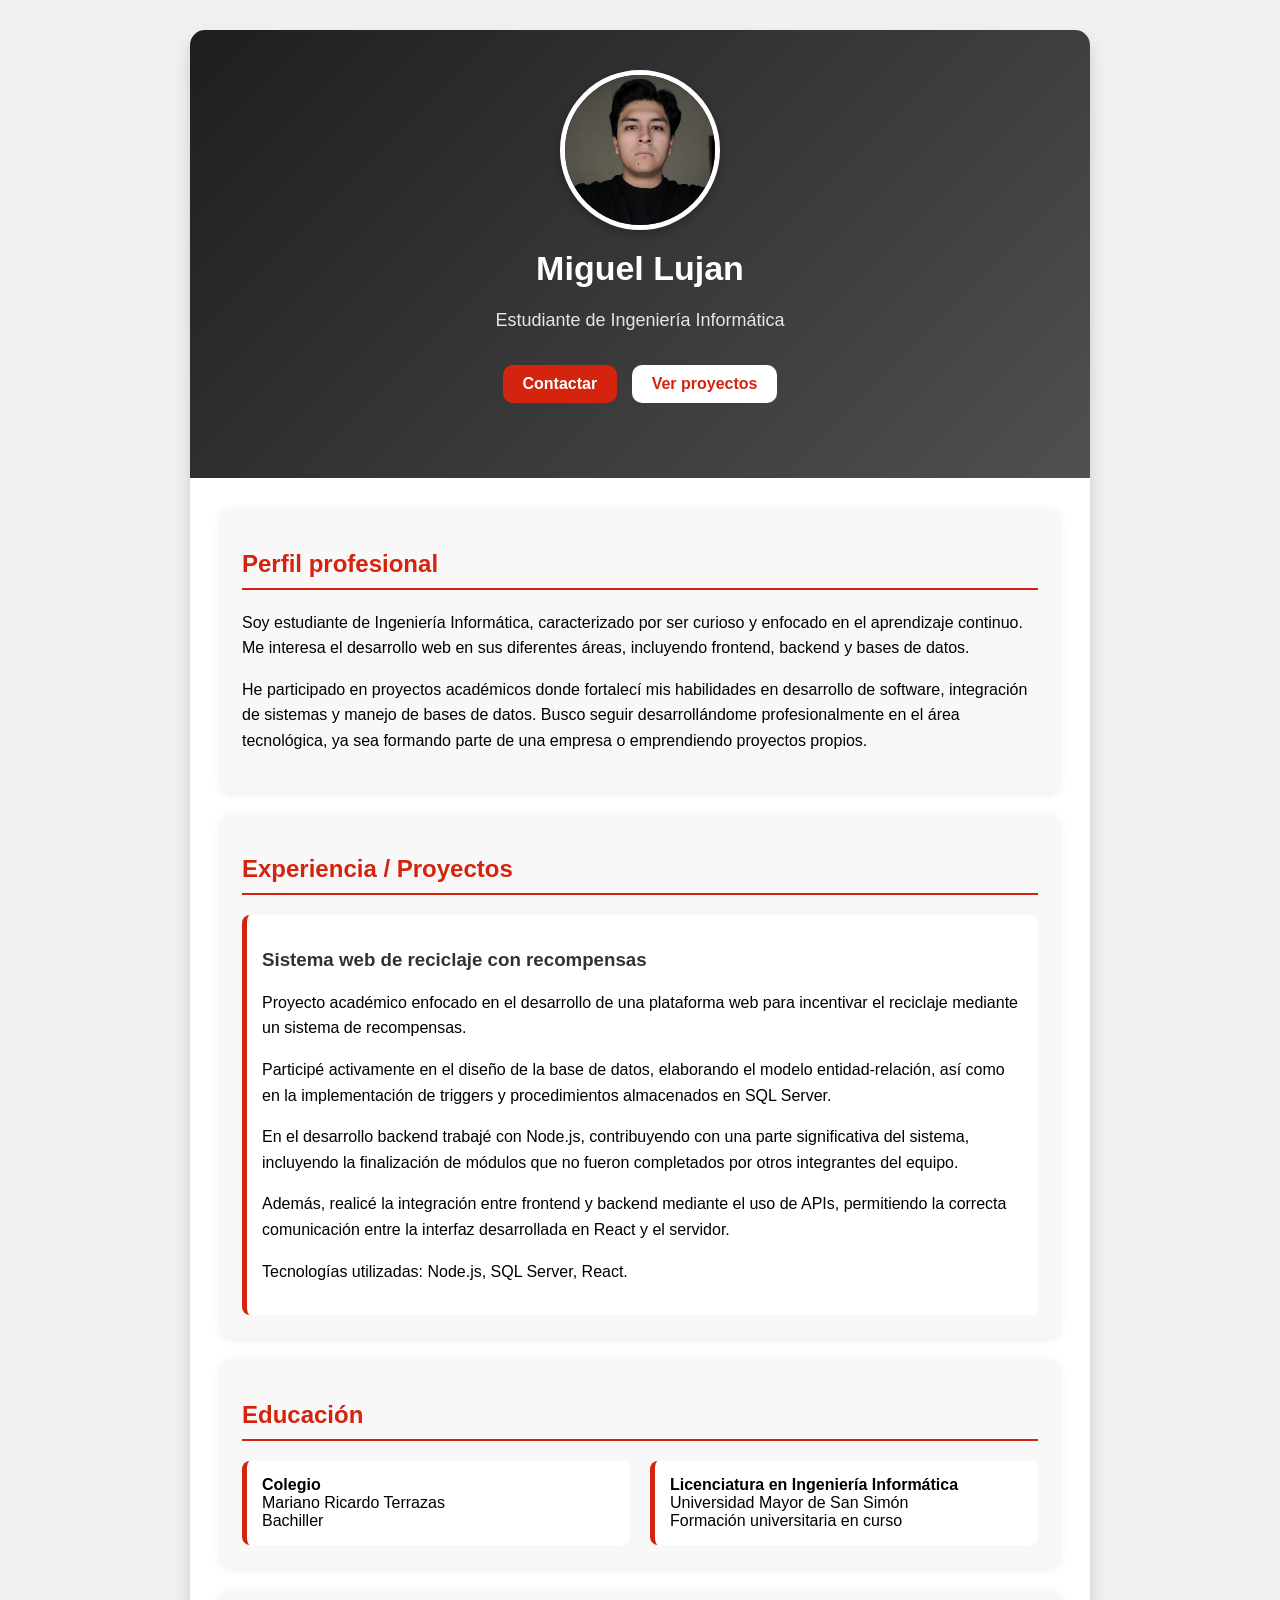
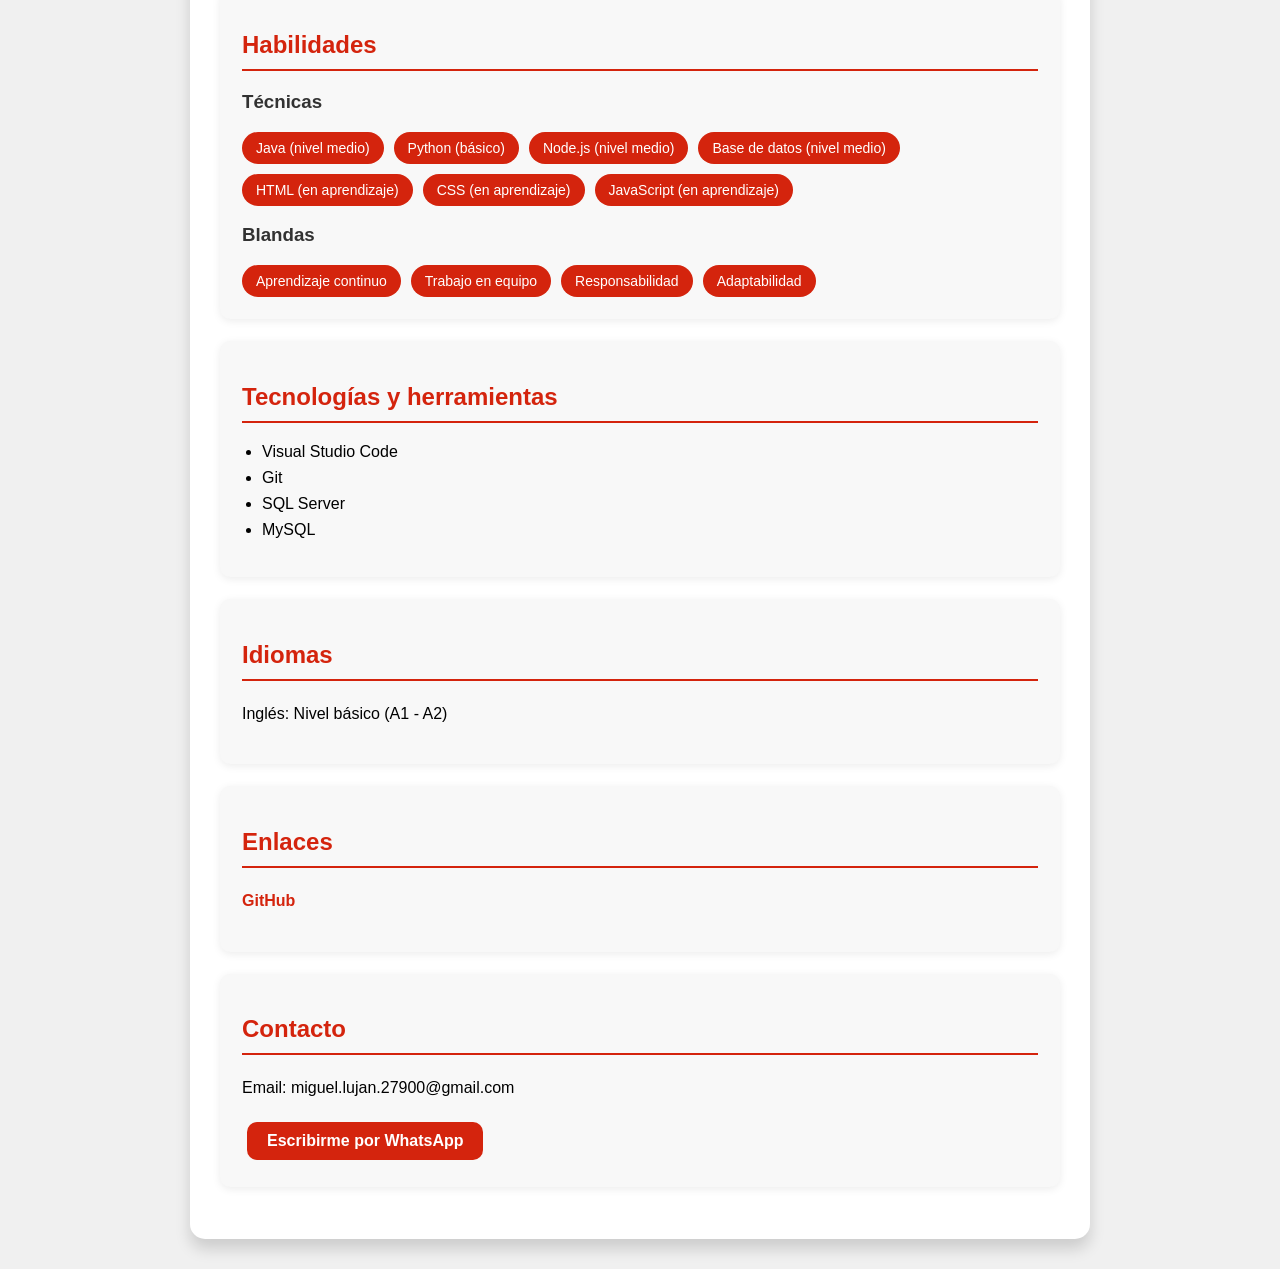
<file: index.html>
<!doctype html>
<html lang="es">
  <head>
    <meta charset="utf-8" />
    <meta name="viewport" content="width=device-width, initial-scale=1.0" />
    <title>Perfil Profesional - Miguel Lujan</title>
    <link rel="stylesheet" href="Estilo.css" />
  </head>

  <body>
    <div class="contenedor">
      <header class="cabecera">
        <div class="cabecera-contenido">
          <img
            src="perfil.jpeg"
            alt="Foto de perfil de Miguel Lujan"
            class="foto-perfil"
          />
          <h1>Miguel Lujan</h1>
          <p class="subtitulo">Estudiante de Ingeniería Informática</p>

          <div class="botones-cabecera">
            <a href="#contacto" class="boton">Contactar</a>
            <a href="#proyectos" class="boton boton-secundario"
              >Ver proyectos</a
            >
          </div>
        </div>
      </header>

      <main class="contenido">
        <section class="tarjeta">
          <h2>Perfil profesional</h2>
          <p>
            Soy estudiante de Ingeniería Informática, caracterizado por ser
            curioso y enfocado en el aprendizaje continuo. Me interesa el
            desarrollo web en sus diferentes áreas, incluyendo frontend, backend
            y bases de datos.
          </p>
          <p>
            He participado en proyectos académicos donde fortalecí mis
            habilidades en desarrollo de software, integración de sistemas y
            manejo de bases de datos. Busco seguir desarrollándome
            profesionalmente en el área tecnológica, ya sea formando parte de
            una empresa o emprendiendo proyectos propios.
          </p>
        </section>

        <section class="tarjeta" id="proyectos">
          <h2>Experiencia / Proyectos</h2>

          <div class="proyectos">
            <article class="proyecto">
              <h3>Sistema web de reciclaje con recompensas</h3>

              <p>
                Proyecto académico enfocado en el desarrollo de una plataforma
                web para incentivar el reciclaje mediante un sistema de
                recompensas.
              </p>

              <p>
                Participé activamente en el diseño de la base de datos,
                elaborando el modelo entidad-relación, así como en la
                implementación de triggers y procedimientos almacenados en SQL
                Server.
              </p>

              <p>
                En el desarrollo backend trabajé con Node.js, contribuyendo con
                una parte significativa del sistema, incluyendo la finalización
                de módulos que no fueron completados por otros integrantes del
                equipo.
              </p>

              <p>
                Además, realicé la integración entre frontend y backend mediante
                el uso de APIs, permitiendo la correcta comunicación entre la
                interfaz desarrollada en React y el servidor.
              </p>

              <p>Tecnologías utilizadas: Node.js, SQL Server, React.</p>
            </article>
          </div>
        </section>

        <section class="tarjeta">
          <h2>Educación</h2>

          <div class="educacion">
            <div class="edu-item">
              <strong>Colegio</strong><br />
              Mariano Ricardo Terrazas<br />
              Bachiller
            </div>

            <div class="edu-item">
              <strong>Licenciatura en Ingeniería Informática</strong><br />
              Universidad Mayor de San Simón<br />
              Formación universitaria en curso
            </div>
          </div>
        </section>

        <section class="tarjeta">
          <h2>Habilidades</h2>

          <h3>Técnicas</h3>
          <div class="habilidades">
            <span>Java (nivel medio)</span>
            <span>Python (básico)</span>
            <span>Node.js (nivel medio)</span>
            <span>Base de datos (nivel medio)</span>
            <span>HTML (en aprendizaje)</span>
            <span>CSS (en aprendizaje)</span>
            <span>JavaScript (en aprendizaje)</span>
          </div>

          <h3>Blandas</h3>
          <div class="habilidades">
            <span>Aprendizaje continuo</span>
            <span>Trabajo en equipo</span>
            <span>Responsabilidad</span>
            <span>Adaptabilidad</span>
          </div>
        </section>

        <section class="tarjeta">
          <h2>Tecnologías y herramientas</h2>
          <ul>
            <li>Visual Studio Code</li>
            <li>Git</li>
            <li>SQL Server</li>
            <li>MySQL</li>
          </ul>
        </section>

        <section class="tarjeta">
          <h2>Idiomas</h2>
          <p>Inglés: Nivel básico (A1 - A2)</p>
        </section>

        <section class="tarjeta">
          <h2>Enlaces</h2>
          <p>
            <a href="https://github.com/Miguel-bit1205" target="_blank"
              >GitHub</a
            >
          </p>
        </section>

        <section class="tarjeta" id="contacto">
          <h2>Contacto</h2>
          <p>Email: miguel.lujan.27900@gmail.com</p>
          <a href="https://wa.me/59175991800" target="_blank" class="boton">
            Escribirme por WhatsApp
          </a>
        </section>
      </main>
    </div>
  </body>
</html>
</file>
<file: Estilo.css>
body {
  margin: 0;
  font-family: Arial, sans-serif;
  background-color: rgb(240, 240, 240);
  color: rgb(0, 0, 0);
}

.contenedor {
  margin: 15px;
  background-color: rgb(255, 255, 255);
  box-shadow: 0 10px 15px rgba(0, 0, 0, 0.15);
  border-radius: 15px;
  overflow: hidden;
}

.cabecera {
  position: relative;
  background: linear-gradient(135deg, rgb(30, 30, 30), rgb(80, 80, 80));
  height: auto;
  padding-bottom: 30px;
  text-align: center;
}

.cabecera-contenido {
  position: relative;
  z-index: 1;
  padding: 30px 20px;
}

.foto-perfil {
  width: 110px;
  height: 110px;
  border-radius: 50%;
  border: 5px solid rgb(255, 255, 255);
  object-fit: cover;
  box-shadow: 0 4px 10px rgba(0, 0, 0, 0.25);
}

h1 {
  margin-top: 15px;
  margin-bottom: 10px;
  color: rgb(255, 255, 255);
  font-size: 25px;
}

.subtitulo {
  color: rgb(230, 230, 230);
  font-size: 15px;
}

.botones-cabecera {
  margin-top: 20px;
}

.boton {
  display: block;
  width: 80%;
  margin: 10px auto;
  text-align: center;
  background-color: rgb(212, 36, 13);
  color: white;
  padding: 10px 20px;
  border-radius: 10px;
  text-decoration: none;
  font-weight: bold;
}

.boton-secundario {
  background-color: white;
  color: rgb(212, 36, 13);
}

.contenido {
  padding: 15px;
}

.tarjeta {
  background-color: rgb(248, 248, 248);
  padding: 20px;
  margin-bottom: 20px;
  border-radius: 10px;
  box-shadow: 0 2px 8px rgba(0, 0, 0, 0.08);
}

h2 {
  color: rgb(212, 36, 13);
  border-bottom: 2px solid rgb(212, 36, 13);
  padding-bottom: 10px;
}

h3 {
  color: rgb(50, 50, 50);
}

p {
  line-height: 1.6;
}

ul {
  padding-left: 20px;
}

li {
  margin-bottom: 8px;
}

a {
  color: rgb(212, 36, 13);
  text-decoration: none;
  font-weight: bold;
}

.habilidades {
  display: flex;
  flex-wrap: wrap;
  gap: 10px;
}

.habilidades span {
  background-color: rgb(212, 36, 13);
  color: white;
  padding: 8px 14px;
  border-radius: 20px;
  font-size: 14px;
}

.proyecto {
  background-color: white;
  border-left: 5px solid rgb(212, 36, 13);
  padding: 15px;
  border-radius: 8px;
}

@media (orientation: landscape) {
  .foto-perfil {
    width: 135px;
    height: 135px;
  }

  h1 {
    font-size: 30px;
  }

  .subtitulo {
    font-size: 17px;
  }

  .boton {
    display: inline-block;
    width: auto;
    margin: 5px;
  }

  .contenido {
    padding: 20px;
  }
}

@media (min-width: 1024px) {
  .contenedor {
    max-width: 900px;
    margin: 30px auto;
  }

  .contenido {
    padding: 30px;
  }

  .cabecera-contenido {
    padding: 40px 30px;
  }

  .foto-perfil {
    width: 150px;
    height: 150px;
  }

  h1 {
    font-size: 34px;
  }

  .subtitulo {
    font-size: 18px;
  }

  .botones-cabecera {
    margin-top: 25px;
  }

  .tarjeta {
    padding: 22px;
    margin-bottom: 22px;
  }

  .proyectos {
    display: flex;
    gap: 20px;
  }
  .educacion {
    display: flex;
    gap: 20px;
  }

  .edu-item {
    flex: 1;
    background-color: white;
    padding: 15px;
    border-radius: 8px;
    border-left: 5px solid rgb(212, 36, 13);
  }
  .proyecto {
    flex: 1;
  }
}
</file>
